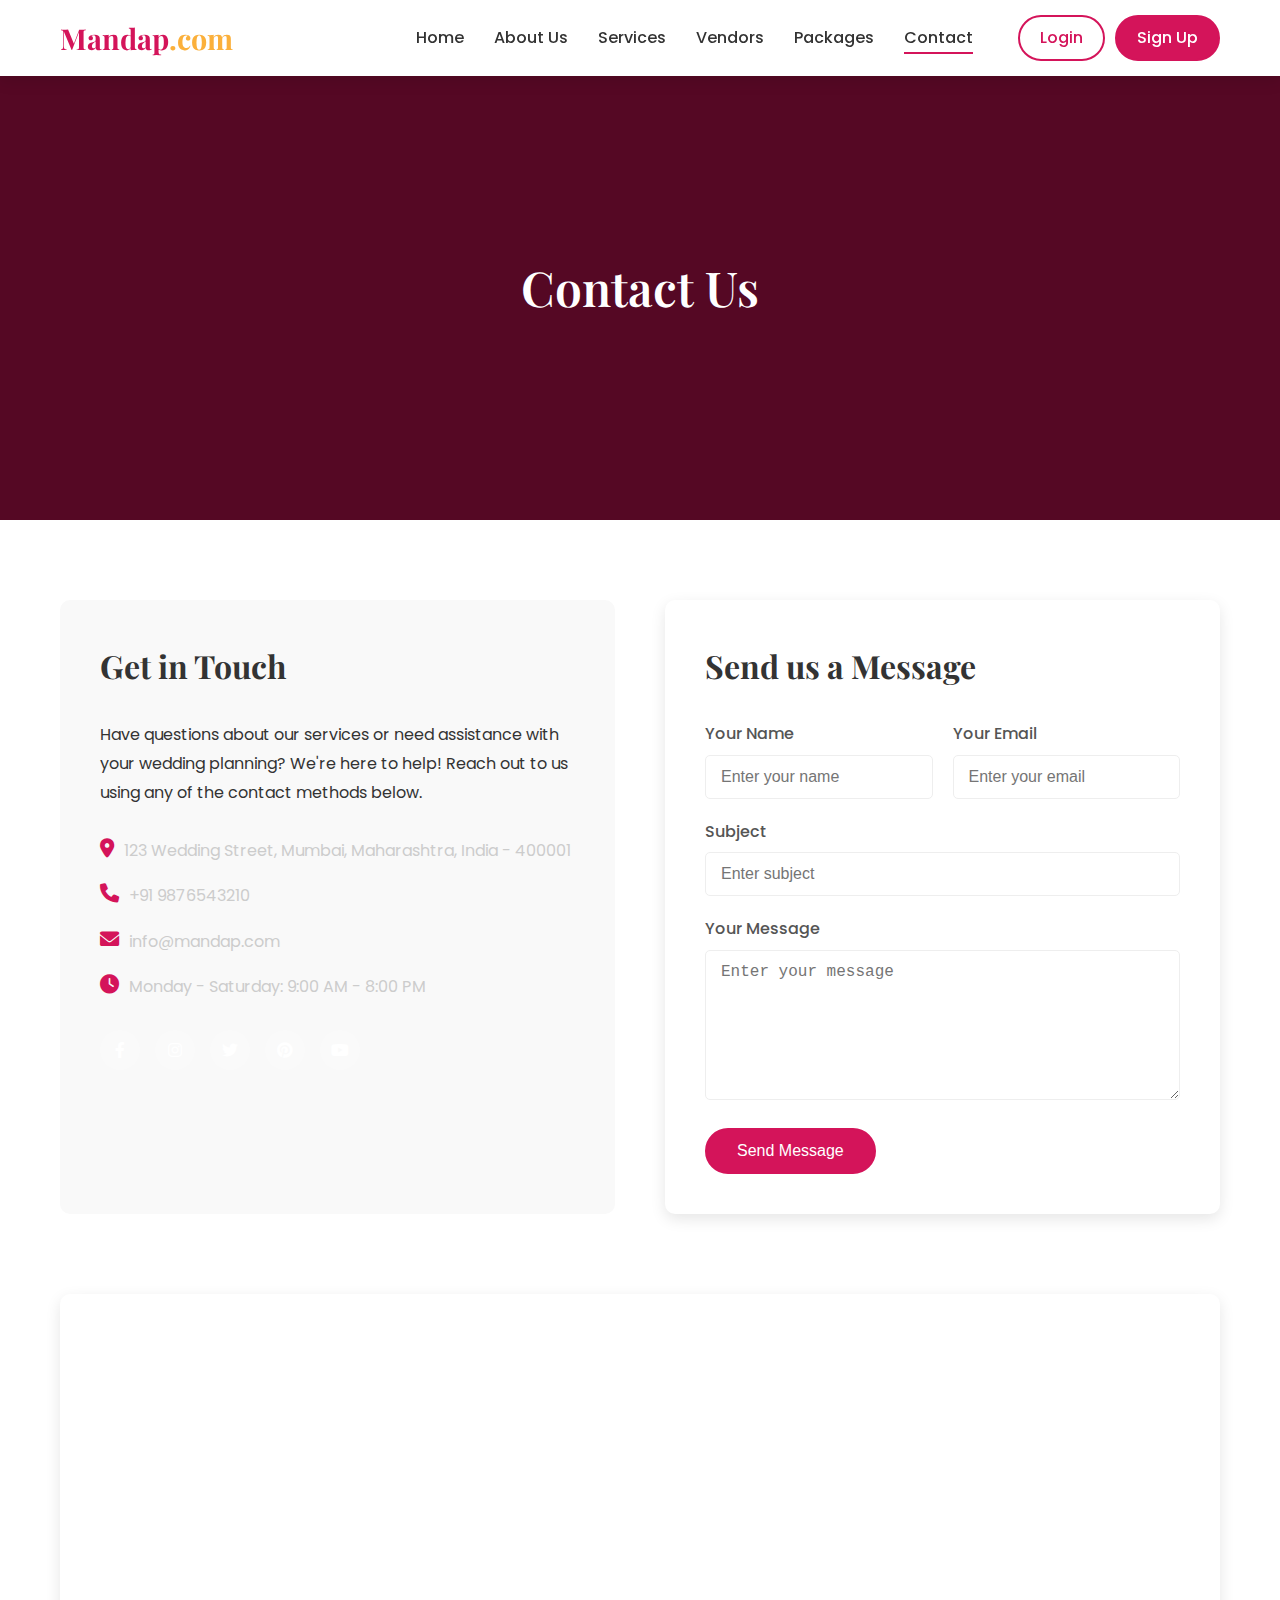
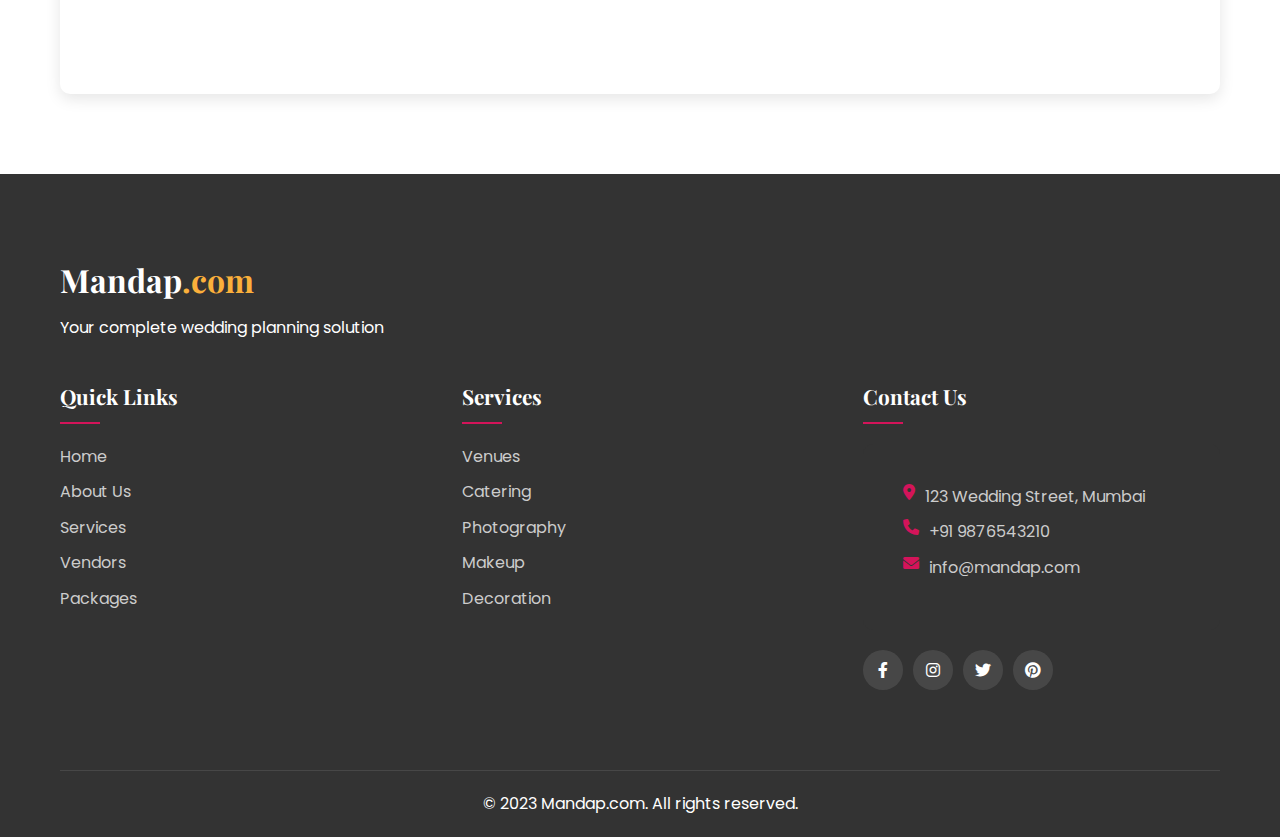
<file: contact.html>
<!DOCTYPE html>
<html lang="en">
<head>
    <meta charset="UTF-8">
    <meta name="viewport" content="width=device-width, initial-scale=1.0">
    <title>Contact Us - Mandap.com</title>
    <link rel="stylesheet" href="style.css">
    <link rel="stylesheet" href="https://cdnjs.cloudflare.com/ajax/libs/font-awesome/6.0.0-beta3/css/all.min.css">
    <style>
        /* Contact Page Specific Styles */
        .contact-hero {
            background: linear-gradient(rgba(0, 0, 0, 0.6), rgba(0, 0, 0, 0.6)), url('https://images.unsplash.com/photo-1505932794465-147d1f1b2c97?w=600&auto=format&fit=crop&q=60&ixlib=rb-4.1.0&ixid=M3wxMjA3fDB8MHxzZWFyY2h8MTB8fHdlZGRpbmclMjBpbmRpYW58ZW58MHx8MHx8fDA%3D') no-repeat center center/cover;
            height: 50vh;
            display: flex;
            background-color: var(--primary-color);
            align-items: center;
            justify-content: center;
            text-align: center;
            color: var(--white);
            margin-top: 70px;
        }
        
        .contact-hero h1 {
            font-size: 3rem;
            color: var(--white);
            font-weight: 600;
        }
        
        .contact-section {
            padding: 80px 0;
        }
        
        .contact-container {
            display: grid;
            grid-template-columns: 1fr 1fr;
            gap: 50px;
        }
        
        .contact-info {
            background-color: var(--light-color);
            color: var(--dark-color);
            padding: 40px;
            border-radius: 10px;
        }
        
        .contact-info h2 {
            color: var(--dark-color);
            font-size: 2rem;
            margin-bottom: 30px;
        }
        
        .contact-info p {
            margin-bottom: 30px;
            line-height: 1.8;
        }
        
        .contact-details {
            list-style: none;
            margin-bottom: 30px;
        }
        
        .contact-details li {
            display: flex;
            align-items: flex-start;
            margin-bottom: 20px;
        }
        
        .contact-details i {
            margin-right: 15px;
            font-size: 1.2rem;
        }
        
        .contact-social {
            display: flex;
            gap: 15px;
        }
        
        .contact-social a {
            display: flex;
            justify-content: center;
            align-items: center;
            width: 40px;
            height: 40px;
            background-color: rgba(255, 255, 255, 0.2);
            border-radius: 50%;
            color: var(--white);
            transition: var(--transition);
        }
        
        .contact-social a:hover {
            background-color: var(--white);
            color: var(--primary-color);
            transform: translateY(-5px);
        }
        
        .contact-form {
            background-color: var(--white);
            padding: 40px;
            border-radius: 10px;
            box-shadow: var(--box-shadow);
        }
        
        .contact-form h2 {
            font-size: 2rem;
            margin-bottom: 30px;
        }
        
        .form-group {
            margin-bottom: 20px;
        }
        
        .form-group label {
            display: block;
            margin-bottom: 8px;
            font-weight: 500;
        }
        
        .form-group input,
        .form-group textarea {
            width: 100%;
            padding: 12px 15px;
            border: 1px solid var(--border-color);
            border-radius: 5px;
            font-size: 1rem;
            transition: var(--transition);
        }
        
        .form-group input:focus,
        .form-group textarea:focus {
            border-color: var(--primary-color);
            outline: none;
        }
        
        .form-group textarea {
            height: 150px;
            resize: vertical;
        }
        
        .form-row {
            display: flex;
            gap: 20px;
        }
        
        .form-row .form-group {
            flex: 1;
        }
        
        .map-section {
            padding: 0 0 80px;
        }
        
        .map-container {
            height: 400px;
            border-radius: 10px;
            overflow: hidden;
            box-shadow: var(--box-shadow);
        }
        
        .map-container iframe {
            width: 100%;
            height: 100%;
            border: 0;
        }
        
        @media screen and (max-width: 992px) {
            .contact-container {
                grid-template-columns: 1fr;
                gap: 30px;
            }
        }
        
        @media screen and (max-width: 768px) {
            .form-row {
                flex-direction: column;
                gap: 0;
            }
            
            .contact-hero h1 {
                font-size: 2.5rem;
            }
        }
    </style>
</head>
<body>
    <!-- Header -->
    <header>
        <div class="container">
            <div class="logo">
                <h1>Mandap<span>.com</span></h1>
            </div>
            <nav>
                <ul class="nav-links">
                    <li><a href="index.html">Home</a></li>
                    <li><a href="about.html">About Us</a></li>
                    <li><a href="services.html">Services</a></li>
                    <li><a href="vendors.html">Vendors</a></li>
                    <li><a href="packages.html">Packages</a></li>
                    <li><a href="contact.html" class="active">Contact</a></li>
                </ul>
                <div class="auth-buttons">
                    <a href="login.html" class="btn btn-outline">Login</a>
                    <a href="signup.html" class="btn btn-primary">Sign Up</a>
                </div>
                <div class="hamburger">
                    <span></span>
                    <span></span>
                    <span></span>
                </div>
            </nav>
        </div>
    </header>

    <!-- Contact Hero Section -->
    <section class="contact-hero">
        <div class="container">
            <h1>Contact Us</h1>
        </div>
    </section>

    <!-- Contact Section -->
    <section class="contact-section">
        <div class="container">
            <div class="contact-container">
                <div class="contact-info">
                    <h2>Get in Touch</h2>
                    <p>Have questions about our services or need assistance with your wedding planning? We're here to help! Reach out to us using any of the contact methods below.</p>
                    <ul class="contact-details">
                        <li>
                            <i class="fas fa-map-marker-alt"></i>
                            <span>123 Wedding Street, Mumbai, Maharashtra, India - 400001</span>
                        </li>
                        <li>
                            <i class="fas fa-phone"></i>
                            <span>+91 9876543210</span>
                        </li>
                        <li>
                            <i class="fas fa-envelope"></i>
                            <span>info@mandap.com</span>
                        </li>
                        <li>
                            <i class="fas fa-clock"></i>
                            <span>Monday - Saturday: 9:00 AM - 8:00 PM</span>
                        </li>
                    </ul>
                    <div class="contact-social">
                        <a href="#"><i class="fab fa-facebook-f"></i></a>
                        <a href="#"><i class="fab fa-instagram"></i></a>
                        <a href="#"><i class="fab fa-twitter"></i></a>
                        <a href="#"><i class="fab fa-pinterest"></i></a>
                        <a href="#"><i class="fab fa-youtube"></i></a>
                    </div>
                </div>
                <div class="contact-form">
                    <h2>Send us a Message</h2>
                    <form id="contact-form">
                        <div class="form-row">
                            <div class="form-group">
                                <label for="name">Your Name</label>
                                <input type="text" id="name" name="name" placeholder="Enter your name" required>
                            </div>
                            <div class="form-group">
                                <label for="email">Your Email</label>
                                <input type="email" id="email" name="email" placeholder="Enter your email" required>
                            </div>
                        </div>
                        <div class="form-group">
                            <label for="subject">Subject</label>
                            <input type="text" id="subject" name="subject" placeholder="Enter subject" required>
                        </div>
                        <div class="form-group">
                            <label for="message">Your Message</label>
                            <textarea id="message" name="message" placeholder="Enter your message" required></textarea>
                        </div>
                        <button type="submit" class="btn btn-primary">Send Message</button>
                    </form>
                </div>
            </div>
        </div>
    </section>

    <!-- Map Section -->
    <section class="map-section">
        <div class="container">
            <div class="map-container">
                <iframe src="https://www.google.com/maps/embed?pb=!1m18!1m12!1m3!1d241317.11609823277!2d72.74109995709657!3d19.08219783958221!2m3!1f0!2f0!3f0!3m2!1i1024!2i768!4f13.1!3m3!1m2!1s0x3be7c6306644edc1%3A0x5da4ed8f8d648c69!2sMumbai%2C%20Maharashtra!5e0!3m2!1sen!2sin!4v1633512141974!5m2!1sen!2sin" allowfullscreen="" loading="lazy"></iframe>
            </div>
        </div>
    </section>

    <!-- Footer -->
    <footer>
        <div class="container">
            <div class="footer-content">
                <div class="footer-logo">
                    <h2>Mandap<span>.com</span></h2>
                    <p>Your complete wedding planning solution</p>
                </div>
                <div class="footer-links">
                    <div class="footer-column">
                        <h3>Quick Links</h3>
                        <ul>
                            <li><a href="index.html">Home</a></li>
                            <li><a href="about.html">About Us</a></li>
                            <li><a href="services.html">Services</a></li>
                            <li><a href="vendors.html">Vendors</a></li>
                            <li><a href="packages.html">Packages</a></li>
                        </ul>
                    </div>
                    <div class="footer-column">
                        <h3>Services</h3>
                        <ul>
                            <li><a href="services.html#venues">Venues</a></li>
                            <li><a href="services.html#catering">Catering</a></li>
                            <li><a href="services.html#photography">Photography</a></li>
                            <li><a href="services.html#makeup">Makeup</a></li>
                            <li><a href="services.html#decoration">Decoration</a></li>
                        </ul>
                    </div>
                    <div class="footer-column">
                        <h3>Contact Us</h3>
                        <ul class="contact-info " style="background-color: var(--dark-color);">
                            <li><i class="fas fa-map-marker-alt"></i> 123 Wedding Street, Mumbai</li>
                            <li><i class="fas fa-phone"></i> +91 9876543210</li>
                            <li><i class="fas fa-envelope"></i> info@mandap.com</li>
                        </ul>
                        <div class="social-links">
                            <a href="#"><i class="fab fa-facebook-f"></i></a>
                            <a href="#"><i class="fab fa-instagram"></i></a>
                            <a href="#"><i class="fab fa-twitter"></i></a>
                            <a href="#"><i class="fab fa-pinterest"></i></a>
                        </div>
                    </div>
                </div>
            </div>
            <div class="footer-bottom">
                <p>&copy; 2023 Mandap.com. All rights reserved.</p>
            </div>
        </div>
    </footer>

    <script src="script.js"></script>
    <script>
        // Contact Form Validation and Submission
        document.getElementById('contact-form').addEventListener('submit', function(e) {
            e.preventDefault();
            
            const name = document.getElementById('name').value;
            const email = document.getElementById('email').value;
            const subject = document.getElementById('subject').value;
            const message = document.getElementById('message').value;
            
            // Simple validation
            if (name.trim() === '' || email.trim() === '' || subject.trim() === '' || message.trim() === '') {
                alert('Please fill in all fields');
                return;
            }
            
            // Here you would normally send the data to a server
            // For demo purposes, we'll just show a success message
            alert('Thank you for your message! We will get back to you soon.');
            
            // Reset the form
            this.reset();
        });
    </script>
</body>
</html>
</file>
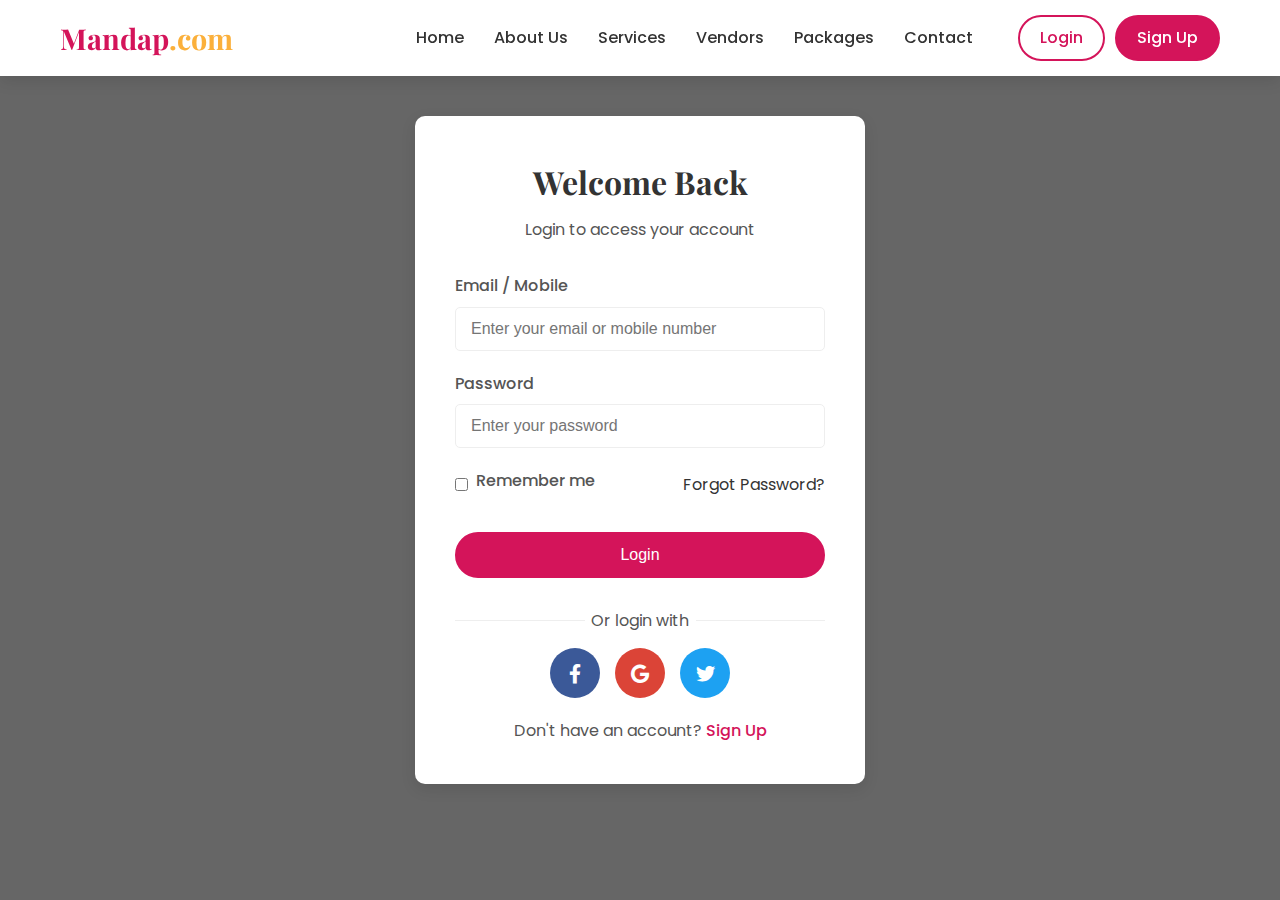
<file: login.html>
<!DOCTYPE html>
<html lang="en">
<head>
    <meta charset="UTF-8">
    <meta name="viewport" content="width=device-width, initial-scale=1.0">
    <title>Login - Mandap.com</title>
    <link rel="stylesheet" href="style.css">
    <link rel="stylesheet" href="https://cdnjs.cloudflare.com/ajax/libs/font-awesome/6.0.0-beta3/css/all.min.css">
    <style>
        /* Login Page Specific Styles */
        .auth-container {
            min-height: 100vh;
            display: flex;
            align-items: center;
            justify-content: center;
            padding: 100px 20px;
            background: linear-gradient(rgba(0, 0, 0, 0.6), rgba(0, 0, 0, 0.6)), url('https://images.unsplash.com/photo-1615184697985-c9bde1b07da7?w=600&auto=format&fit=crop&q=60&ixlib=rb-4.1.0&ixid=M3wxMjA3fDB8MHxzZWFyY2h8MTB8fGN1bHR1cmUlMjBvZiUyMGluZGlhfGVufDB8fDB8fHww') no-repeat center center/cover;
        }
        
        .auth-card {
            background-color: var(--white);
            border-radius: 10px;
            box-shadow: var(--box-shadow);
            width: 100%;
            max-width: 450px;
            padding: 40px;
        }
        
        .auth-header {
            text-align: center;
            margin-bottom: 30px;
        }
        
        .auth-header h2 {
            font-size: 2rem;
            margin-bottom: 10px;
        }
        
        .auth-form .form-group {
            margin-bottom: 20px;
        }
        
        .auth-form label {
            display: block;
            margin-bottom: 8px;
            font-weight: 500;
        }
        
        .auth-form input {
            width: 100%;
            padding: 12px 15px;
            border: 1px solid var(--border-color);
            border-radius: 5px;
            font-size: 1rem;
            transition: var(--transition);
        }
        
        .auth-form input:focus {
            border-color: var(--primary-color);
            outline: none;
        }
        
        .auth-form .btn {
            width: 100%;
            margin-top: 10px;
        }
        
        .auth-footer {
            text-align: center;
            margin-top: 20px;
        }
        
        .auth-footer a {
            color: var(--primary-color);
            font-weight: 500;
        }
        
        .auth-footer a:hover {
            text-decoration: underline;
        }
        
        .remember-forgot {
            display: flex;
            justify-content: space-between;
            align-items: center;
            margin-bottom: 20px;
        }
        
        .remember-me {
            display: flex;
            align-items: center;
        }
        
        .remember-me input {
            width: auto;
            margin-right: 8px;
        }
        
        .social-login {
            margin-top: 30px;
            text-align: center;
        }
        
        .social-login p {
            margin-bottom: 15px;
            position: relative;
        }
        
        .social-login p::before,
        .social-login p::after {
            content: '';
            position: absolute;
            top: 50%;
            width: 35%;
            height: 1px;
            background-color: var(--border-color);
        }
        
        .social-login p::before {
            left: 0;
        }
        
        .social-login p::after {
            right: 0;
        }
        
        .social-buttons {
            display: flex;
            justify-content: center;
            gap: 15px;
        }
        
        .social-button {
            display: flex;
            align-items: center;
            justify-content: center;
            width: 50px;
            height: 50px;
            border-radius: 50%;
            background-color: var(--light-color);
            color: var(--dark-color);
            transition: var(--transition);
        }
        
        .social-button:hover {
            transform: translateY(-3px);
        }
        
        .social-button.facebook {
            background-color: #3b5998;
            color: var(--white);
        }
        
        .social-button.google {
            background-color: #db4437;
            color: var(--white);
        }
        
        .social-button.twitter {
            background-color: #1da1f2;
            color: var(--white);
        }
        
        .social-button i {
            font-size: 1.2rem;
        }
    </style>
</head>
<body>
    <!-- Header -->
    <header>
        <div class="container">
            <div class="logo">
                <h1>Mandap<span>.com</span></h1>
            </div>
            <nav>
                <ul class="nav-links">
                    <li><a href="index.html">Home</a></li>
                    <li><a href="about.html">About Us</a></li>
                    <li><a href="services.html">Services</a></li>
                    <li><a href="vendors.html">Vendors</a></li>
                    <li><a href="packages.html">Packages</a></li>
                    <li><a href="contact.html">Contact</a></li>
                </ul>
                <div class="auth-buttons">
                    <a href="login.html" class="btn btn-outline active">Login</a>
                    <a href="signup.html" class="btn btn-primary">Sign Up</a>
                </div>
                <div class="hamburger">
                    <span></span>
                    <span></span>
                    <span></span>
                </div>
            </nav>
        </div>
    </header>

    <!-- Login Section -->
    <section class="auth-container">
        <div class="auth-card">
            <div class="auth-header">
                <h2>Welcome Back</h2>
                <p>Login to access your account</p>
            </div>
            <form class="auth-form" id="login-form">
                <div class="form-group">
                    <label for="email">Email / Mobile</label>
                    <input type="text" id="email" name="email" placeholder="Enter your email or mobile number" required>
                </div>
                <div class="form-group">
                    <label for="password">Password</label>
                    <input type="password" id="password" name="password" placeholder="Enter your password" required>
                </div>
                <div class="remember-forgot">
                    <div class="remember-me">
                        <input type="checkbox" id="remember" name="remember">
                        <label for="remember">Remember me</label>
                    </div>
                    <a href="#">Forgot Password?</a>
                </div>
                <button type="submit" class="btn btn-primary">Login</button>
            </form>
            <div class="social-login">
                <p>Or login with</p>
                <div class="social-buttons">
                    <a href="#" class="social-button facebook">
                        <i class="fab fa-facebook-f"></i>
                    </a>
                    <a href="#" class="social-button google">
                        <i class="fab fa-google"></i>
                    </a>
                    <a href="#" class="social-button twitter">
                        <i class="fab fa-twitter"></i>
                    </a>
                </div>
            </div>
            <div class="auth-footer">
                <p>Don't have an account? <a href="signup.html">Sign Up</a></p>
            </div>
        </div>
    </section>

    <script src="script.js"></script>
    <script>
        // Login Form Validation
        document.getElementById('login-form').addEventListener('submit', function(e) {
            e.preventDefault();
            
            const email = document.getElementById('email').value;
            const password = document.getElementById('password').value;
            
            // Simple validation
            if (email.trim() === '' || password.trim() === '') {
                alert('Please fill in all fields');
                return;
            }
            
            // Here you would normally send the data to a server
            // For demo purposes, we'll just simulate a successful login
            alert('Login successful! Redirecting to dashboard...');
            
            // Redirect based on user type (for demo, we'll just go to user dashboard)
            setTimeout(() => {
                window.location.href = 'user-dashboard.html';
            }, 1000);
        });
    </script>
</body>
</html>
</file>
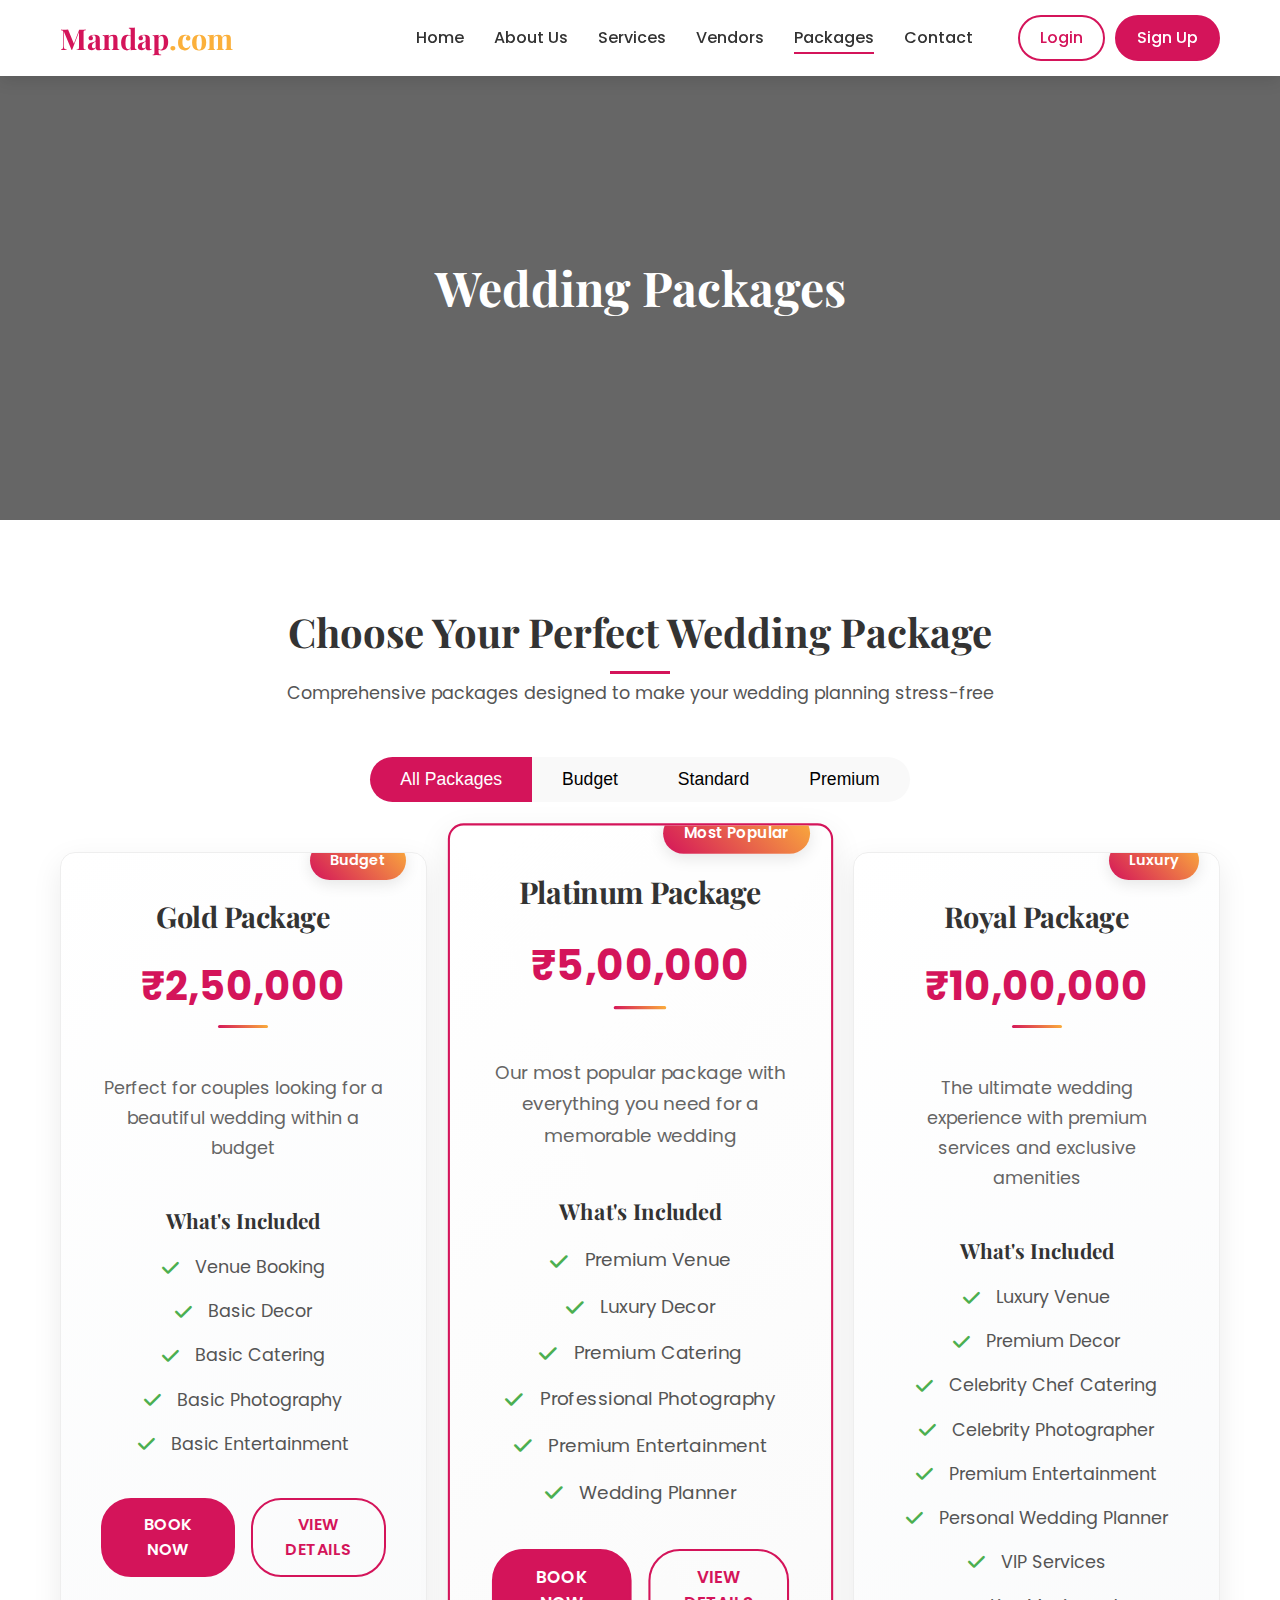
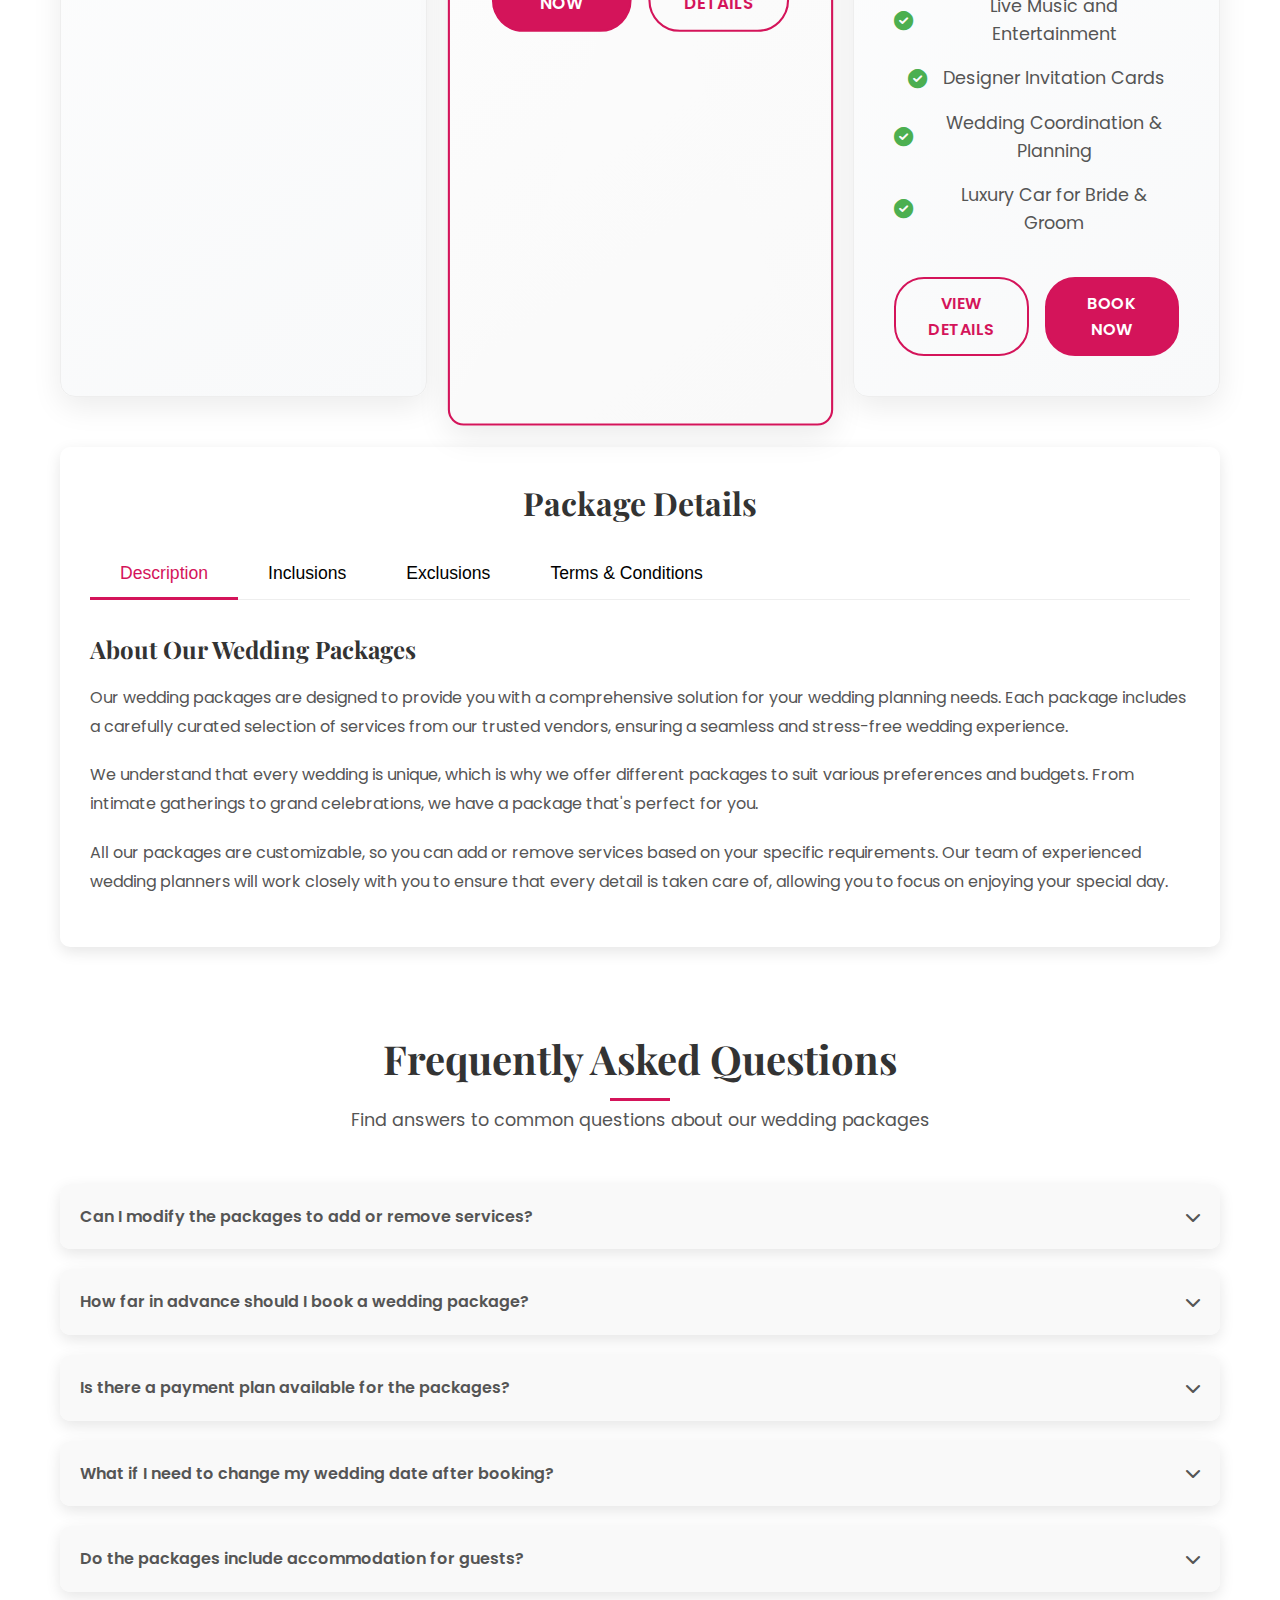
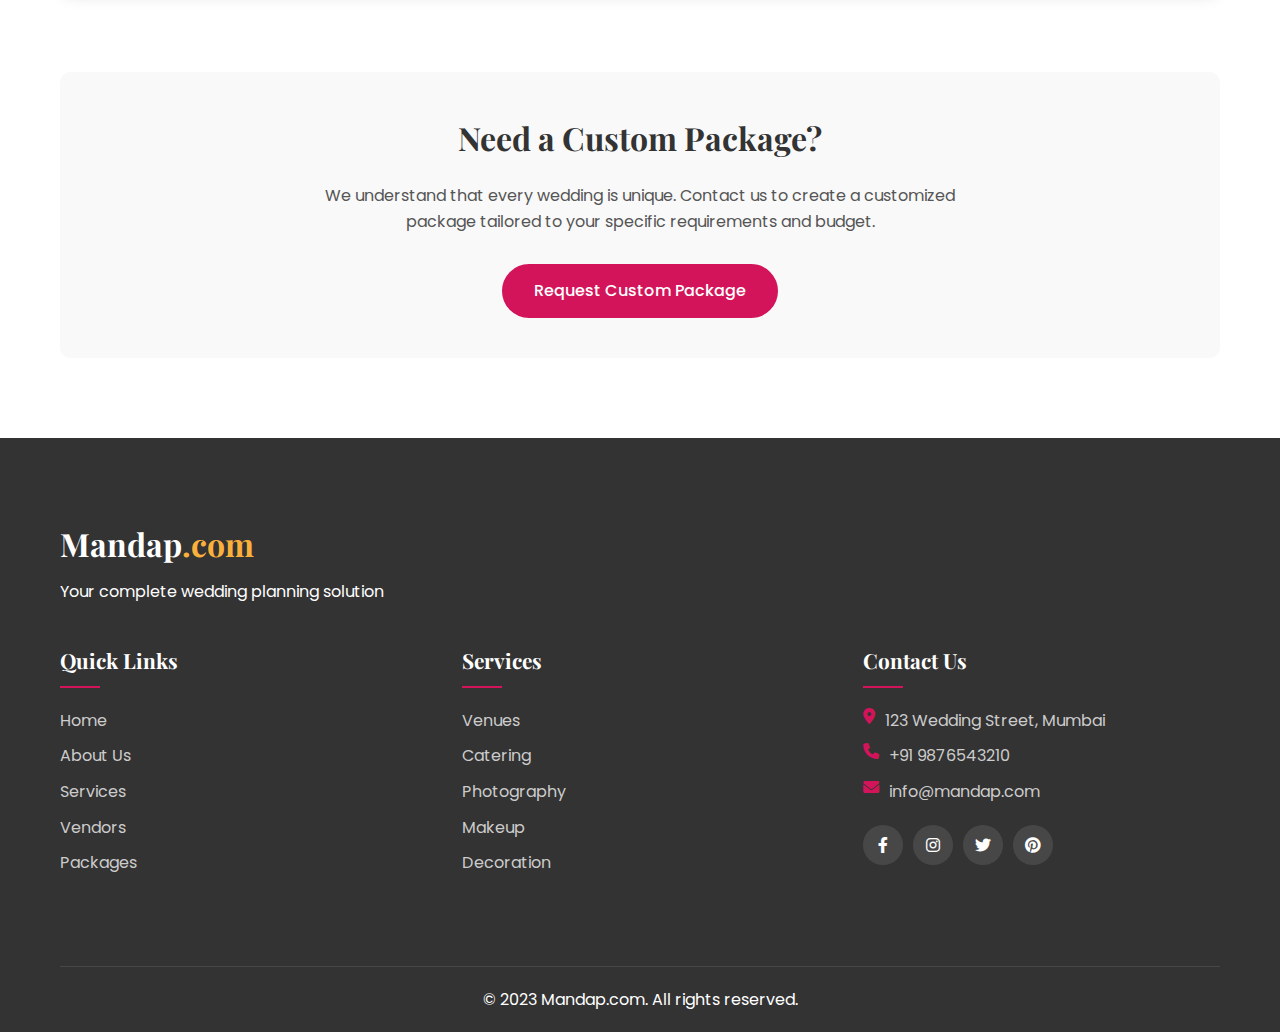
<file: packages.html>
<!DOCTYPE html>
<html lang="en">
<head>
    <meta charset="UTF-8">
    <meta name="viewport" content="width=device-width, initial-scale=1.0">
    <title>Wedding Packages - Mandap.com</title>
    <link rel="stylesheet" href="style.css">
    <link rel="stylesheet" href="https://cdnjs.cloudflare.com/ajax/libs/font-awesome/6.0.0-beta3/css/all.min.css">
    <style>
        /* Packages Page Specific Styles */
        .packages-hero {
            background: linear-gradient(rgba(0, 0, 0, 0.6), rgba(0, 0, 0, 0.6)), url('https://plus.unsplash.com/premium_photo-1682092637891-d9979cc93f6e?w=600&auto=format&fit=crop&q=60&ixlib=rb-4.1.0&ixid=M3wxMjA3fDB8MHxzZWFyY2h8OXx8aW5kaWFuJTIwd2VkZGluZyUyMGRlY29yYXRpb258ZW58MHx8MHx8fDA%3D') no-repeat center center/cover;
            height: 50vh;
            display: flex;
            align-items: center;
            justify-content: center;
            text-align: center;
            color: var(--white);
            margin-top: 70px;
        }
        
        .packages-hero h1 {
            font-size: 3rem;
            color: var(--white);
        }
        
        .packages-section {
            padding: 80px 0;
        }
        
        .package-tabs {
            display: flex;
            justify-content: center;
            margin-bottom: 50px;
        }
        
        .package-tab {
            padding: 12px 30px;
            background-color: var(--light-color);
            border: none;
            font-size: 1.1rem;
            font-weight: 500;
            cursor: pointer;
            transition: var(--transition);
        }
        
        .package-tab:first-child {
            border-top-left-radius: 30px;
            border-bottom-left-radius: 30px;
        }
        
        .package-tab:last-child {
            border-top-right-radius: 30px;
            border-bottom-right-radius: 30px;
        }
        
        .package-tab.active {
            background-color: var(--primary-color);
            color: var(--white);
        }
        
        .packages-grid {
            display: grid;
            grid-template-columns: repeat(auto-fit, minmax(300px, 1fr));
            gap: 30px;
            margin-bottom: 50px;
        }
        
        .package-card {
            background: linear-gradient(145deg, #ffffff, #f8f9fa);
            border-radius: 15px;
            padding: 2.5rem;
            box-shadow: 0 10px 30px rgba(0, 0, 0, 0.08);
            transition: all 0.5s cubic-bezier(0.4, 0, 0.2, 1);
            position: relative;
            border: 1px solid var(--border-color);
            overflow: hidden;
        }
        
        .package-card:hover {
            transform: translateY(-12px);
            box-shadow: 0 20px 50px rgba(0, 0, 0, 0.12);
            border-color: var(--primary-color);
        }
        
        .package-card.featured {
            background: linear-gradient(145deg, var(--white), var(--light-color));
            border: 2px solid var(--primary-color);
        }
        
        .package-badge {
            position: absolute;
            top: -12px;
            right: 20px;
            background: linear-gradient(45deg, var(--primary-color), var(--secondary-color));
            color: var(--white);
            padding: 8px 20px;
            border-radius: 25px;
            font-size: 0.9rem;
            font-weight: 600;
            box-shadow: 0 4px 15px rgba(0, 0, 0, 0.1);
            animation: pulse 2s infinite;
        }

        @keyframes pulse {
            0% {
                box-shadow: 0 4px 15px rgba(0, 0, 0, 0.1);
            }
            50% {
                box-shadow: 0 4px 25px rgba(var(--primary-rgb), 0.3);
            }
            100% {
                box-shadow: 0 4px 15px rgba(0, 0, 0, 0.1);
            }
        }
        
        .package-content {
            text-align: center;
        }
        
        .package-name {
            font-size: 2rem;
            margin-bottom: 1.5rem;
            color: var(--dark-color);
            font-weight: 700;
            letter-spacing: -0.5px;
        }
        
        .package-price {
            font-size: 2.5rem;
            font-weight: 700;
            color: var(--primary-color);
            margin-bottom: 1.5rem;
            position: relative;
            display: inline-block;
        }
        
        .package-price::after {
            content: '';
            position: absolute;
            bottom: -10px;
            left: 50%;
            transform: translateX(-50%);
            width: 50px;
            height: 3px;
            background: linear-gradient(45deg, var(--primary-color), var(--secondary-color));
            border-radius: 2px;
        }
        
        .package-description {
            margin: 2rem 0;
            line-height: 1.7;
            color: var(--text-color);
            font-size: 1.1rem;
            opacity: 0.9;
        }
        
        .package-features {
            margin: 2.5rem 0;
            padding: 0;
            list-style: none;
        }
        
        .package-features h3 {
            font-size: 1.3rem;
            margin-bottom: 1rem;
            color: var(--dark-color);
            text-align: center;
        }
        
        .package-feature {
            display: flex;
            align-items: center;
            margin-bottom: 1.2rem;
            color: var(--text-color);
            padding: 0.5rem 1rem;
            border-radius: 8px;
            transition: background-color 0.3s ease;
        }

        .package-feature:hover {
            background-color: rgba(var(--primary-rgb), 0.05);
        }
        
        .package-feature i {
            margin-right: 12px;
            color: var(--primary-color);
            font-size: 1.1rem;
            width: 24px;
            text-align: center;
        }
        
        .feature-list {
            list-style: none;
        }
        
        .feature-list li {
            display: flex;
            align-items: center;
            margin-bottom: 1rem;
            font-size: 1.1rem;
        }
        
        .feature-list li i {
            color: var(--success-color);
            margin-right: 1rem;
            font-size: 1.2rem;
        }
        
        .package-actions {
            display: flex;
            gap: 1rem;
            margin-top: 2rem;
        }
        
        .package-actions .btn {
            flex: 1;
            text-align: center;
            padding: 12px 24px;
            font-weight: 600;
            border-radius: 30px;
            text-transform: uppercase;
            letter-spacing: 0.5px;
        }
        
        .package-details {
            margin-top: 50px;
            background-color: var(--white);
            border-radius: 10px;
            box-shadow: var(--box-shadow);
            padding: 30px;
        }
        
        .package-details h2 {
            font-size: 2rem;
            margin-bottom: 20px;
            text-align: center;
        }
        
        .details-tabs {
            display: flex;
            border-bottom: 1px solid var(--border-color);
            margin-bottom: 30px;
        }
        
        .details-tab {
            padding: 15px 30px;
            background-color: transparent;
            border: none;
            font-size: 1.1rem;
            font-weight: 500;
            cursor: pointer;
            transition: var(--transition);
            position: relative;
        }
        
        .details-tab.active {
            color: var(--primary-color);
        }
        
        .details-tab.active::after {
            content: '';
            position: absolute;
            bottom: -1px;
            left: 0;
            width: 100%;
            height: 3px;
            background-color: var(--primary-color);
        }
        
        .tab-content {
            display: none;
        }
        
        .tab-content.active {
            display: block;
        }
        
        .tab-content h3 {
            font-size: 1.5rem;
            margin-bottom: 15px;
        }
        
        .tab-content p {
            margin-bottom: 20px;
            line-height: 1.8;
        }
        
        .tab-content ul {
            margin-bottom: 20px;
            padding-left: 20px;
        }
        
        .tab-content ul li {
            margin-bottom: 10px;
        }
        
        .faq-section {
            margin-top: 80px;
        }
        
        .faq-item {
            margin-bottom: 20px;
            background-color: var(--white);
            border-radius: 10px;
            box-shadow: var(--box-shadow);
            overflow: hidden;
        }
        
        .faq-question {
            padding: 20px;
            background-color: var(--light-color);
            font-weight: 600;
            cursor: pointer;
            display: flex;
            justify-content: space-between;
            align-items: center;
        }
        
        .faq-question i {
            transition: var(--transition);
        }
        
        .faq-question.active i {
            transform: rotate(180deg);
        }
        
        .faq-answer {
            padding: 0 20px;
            max-height: 0;
            overflow: hidden;
            transition: max-height 0.3s ease;
        }
        
        .faq-answer.active {
            padding: 20px;
            max-height: 500px;
        }
        
        .custom-package {
            margin-top: 80px;
            background-color: var(--light-color);
            border-radius: 10px;
            padding: 40px;
            text-align: center;
        }
        
        .custom-package h2 {
            font-size: 2rem;
            margin-bottom: 20px;
        }
        
        .custom-package p {
            margin-bottom: 30px;
            max-width: 700px;
            margin-left: auto;
            margin-right: auto;
        }
        
        @media screen and (max-width: 768px) {
            .packages-hero h1 {
                font-size: 2.5rem;
            }
            
            .package-tabs {
                flex-direction: column;
                align-items: center;
            }
            
            .package-tab {
                width: 100%;
                max-width: 300px;
                margin-bottom: 10px;
                border-radius: 30px !important;
            }
            
            .details-tabs {
                flex-wrap: wrap;
            }
            
            .details-tab {
                padding: 10px 20px;
            }
        }
    </style>
</head>
<body>
    <!-- Header -->
    <header>
        <div class="container">
            <div class="logo">
                <h1>Mandap<span>.com</span></h1>
            </div>
            <nav>
                <ul class="nav-links">
                    <li><a href="index.html">Home</a></li>
                    <li><a href="about.html">About Us</a></li>
                    <li><a href="services.html">Services</a></li>
                    <li><a href="vendors.html">Vendors</a></li>
                    <li><a href="packages.html" class="active">Packages</a></li>
                    <li><a href="contact.html">Contact</a></li>
                </ul>
                <div class="auth-buttons">
                    <a href="login.html" class="btn btn-outline">Login</a>
                    <a href="signup.html" class="btn btn-primary">Sign Up</a>
                </div>
                <div class="hamburger">
                    <span></span>
                    <span></span>
                    <span></span>
                </div>
            </nav>
        </div>
    </header>

    <!-- Packages Hero Section -->
    <section class="packages-hero">
        <div class="container">
            <h1>Wedding Packages</h1>
        </div>
    </section>

    <!-- Packages Section -->
    <section class="packages-section">
        <div class="container">
            <div class="section-header">
                <h2>Choose Your Perfect Wedding Package</h2>
                <p>Comprehensive packages designed to make your wedding planning stress-free</p>
            </div>
            
            <div class="package-tabs">
                <button class="package-tab active" data-tab="all">All Packages</button>
                <button class="package-tab" data-tab="budget">Budget</button>
                <button class="package-tab" data-tab="standard">Standard</button>
                <button class="package-tab" data-tab="premium">Premium</button>
            </div>
            
            <div class="packages-grid">
                <!-- Gold Package -->
                <div class="package-card" data-category="budget">
                    <div class="package-badge">Budget</div>
                    <div class="package-content">
                        <h3 class="package-name">Gold Package</h3>
                        <div class="package-price">₹2,50,000</div>
                        <p class="package-description">Perfect for couples looking for a beautiful wedding within a budget</p>
                        <div class="package-features">
                            <h3>What's Included</h3>
                            <ul class="feature-list">
                                <li><i class="fas fa-check"></i> Venue Booking</li>
                                <li><i class="fas fa-check"></i> Basic Decor</li>
                                <li><i class="fas fa-check"></i> Basic Catering</li>
                                <li><i class="fas fa-check"></i> Basic Photography</li>
                                <li><i class="fas fa-check"></i> Basic Entertainment</li>
                            </ul>
                        </div>
                        <div class="package-actions">
                            <a href="#" class="btn btn-primary">Book Now</a>
                            <a href="#" class="btn btn-outline">View Details</a>
                        </div>
                    </div>
                </div>

                <!-- Platinum Package -->
                <div class="package-card featured" data-category="standard">
                    <div class="package-badge">Most Popular</div>
                    <div class="package-content">
                        <h3 class="package-name">Platinum Package</h3>
                        <div class="package-price">₹5,00,000</div>
                        <p class="package-description">Our most popular package with everything you need for a memorable wedding</p>
                        <div class="package-features">
                            <h3>What's Included</h3>
                            <ul class="feature-list">
                                <li><i class="fas fa-check"></i> Premium Venue</li>
                                <li><i class="fas fa-check"></i> Luxury Decor</li>
                                <li><i class="fas fa-check"></i> Premium Catering</li>
                                <li><i class="fas fa-check"></i> Professional Photography</li>
                                <li><i class="fas fa-check"></i> Premium Entertainment</li>
                                <li><i class="fas fa-check"></i> Wedding Planner</li>
                            </ul>
                        </div>
                        <div class="package-actions">
                            <a href="#" class="btn btn-primary">Book Now</a>
                            <a href="#" class="btn btn-outline">View Details</a>
                        </div>
                    </div>
                </div>

                <!-- Royal Package -->
                <div class="package-card" data-category="premium">
                    <div class="package-badge">Luxury</div>
                    <div class="package-content">
                        <h3 class="package-name">Royal Package</h3>
                        <div class="package-price">₹10,00,000</div>
                        <p class="package-description">The ultimate wedding experience with premium services and exclusive amenities</p>
                        <div class="package-features">
                            <h3>What's Included</h3>
                            <ul class="feature-list">
                                <li><i class="fas fa-check"></i> Luxury Venue</li>
                                <li><i class="fas fa-check"></i> Premium Decor</li>
                                <li><i class="fas fa-check"></i> Celebrity Chef Catering</li>
                                <li><i class="fas fa-check"></i> Celebrity Photographer</li>
                                <li><i class="fas fa-check"></i> Premium Entertainment</li>
                                <li><i class="fas fa-check"></i> Personal Wedding Planner</li>
                                <li><i class="fas fa-check"></i> VIP Services</li>
                                </li>
                                <li>
                                    <i class="fas fa-check-circle"></i>
                                    <span>Live Music and Entertainment</span>
                                </li>
                                <li>
                                    <i class="fas fa-check-circle"></i>
                                    <span>Designer Invitation Cards</span>
                                </li>
                                <li>
                                    <i class="fas fa-check-circle"></i>
                                    <span>Wedding Coordination & Planning</span>
                                </li>
                                <li>
                                    <i class="fas fa-check-circle"></i>
                                    <span>Luxury Car for Bride & Groom</span>
                                </li>
                            </ul>
                        </div>
                        <div class="package-actions">
                            <a href="#package-details" class="btn btn-outline">View Details</a>
                            <a href="contact.html" class="btn btn-primary">Book Now</a>
                        </div>
                    </div>
                </div>
            </div>
            
            <div class="package-details" id="package-details">
                <h2>Package Details</h2>
                <div class="details-tabs">
                    <button class="details-tab active" data-tab="description">Description</button>
                    <button class="details-tab" data-tab="inclusions">Inclusions</button>
                    <button class="details-tab" data-tab="exclusions">Exclusions</button>
                    <button class="details-tab" data-tab="terms">Terms & Conditions</button>
                </div>
                
                <div class="tab-content active" id="description">
                    <h3>About Our Wedding Packages</h3>
                    <p>Our wedding packages are designed to provide you with a comprehensive solution for your wedding planning needs. Each package includes a carefully curated selection of services from our trusted vendors, ensuring a seamless and stress-free wedding experience.</p>
                    <p>We understand that every wedding is unique, which is why we offer different packages to suit various preferences and budgets. From intimate gatherings to grand celebrations, we have a package that's perfect for you.</p>
                    <p>All our packages are customizable, so you can add or remove services based on your specific requirements. Our team of experienced wedding planners will work closely with you to ensure that every detail is taken care of, allowing you to focus on enjoying your special day.</p>
                </div>
                
                <div class="tab-content" id="inclusions">
                    <h3>What's Included in Our Packages</h3>
                    <p>Our wedding packages include a range of services to cover all aspects of your wedding. Here's a detailed breakdown of what's included in each package:</p>
                    
                    <h4>Gold Package (₹1,50,000)</h4>
                    <ul>
                        <li>Venue booking for up to 100 guests (ceremony and reception)</li>
                        <li>Basic venue decoration with flowers and drapes</li>
                        <li>Photography coverage for 8 hours (1 photographer)</li>
                        <li>Vegetarian catering for 100 guests (2 starters, 4 main courses, 2 desserts)</li>
                        <li>Basic printed invitation cards (100 pieces)</li>
                        <li>Basic sound system for ceremony and reception</li>
                        <li>Wedding day coordination</li>
                    </ul>
                    
                    <h4>Platinum Package (₹3,50,000)</h4>
                    <ul>
                        <li>Premium venue booking for up to 200 guests (ceremony and reception)</li>
                        <li>Elegant decoration with premium flowers, drapes, and lighting</li>
                        <li>Full-day photography and videography coverage (2 photographers, 1 videographer)</li>
                        <li>Multi-cuisine catering for 200 guests (4 starters, 6 main courses, 3 desserts)</li>
                        <li>Bridal makeup and hairstyling (including trial session)</li>
                        <li>DJ and entertainment for 4 hours</li>
                        <li>Premium printed invitation cards (200 pieces)</li>
                        <li>Sound and lighting system for ceremony and reception</li>
                        <li>Wedding planning and coordination</li>
                    </ul>
                    
                    <h4>Royal Package (₹7,50,000)</h4>
                    <ul>
                        <li>Luxury venue booking for up to 300 guests (ceremony and reception)</li>
                        <li>Exquisite decoration with premium imported flowers, custom drapes, and advanced lighting</li>
                        <li>Complete photography and cinematic videography (3 photographers, 2 videographers, drone coverage)</li>
                        <li>International cuisine catering for 300 guests (6 starters, 8 main courses, 4 desserts, live counters)</li>
                        <li>Bridal and family makeup and hairstyling (including trial sessions)</li>
                        <li>Live music and entertainment for 6 hours</li>
                        <li>Designer invitation cards with custom design (300 pieces)</li>
                        <li>Premium sound and lighting system with special effects</li>
                        <li>Comprehensive wedding planning and coordination</li>
                        <li>Luxury car for bride and groom (for 8 hours)</li>
                        <li>Welcome gifts for guests</li>
                    </ul>
                </div>
                
                <div class="tab-content" id="exclusions">
                    <h3>What's Not Included</h3>
                    <p>While our packages are comprehensive, there are some items that are not included in the standard packages. These can be added as additional services if required:</p>
                    
                    <ul>
                        <li>Accommodation for the couple and guests</li>
                        <li>Wedding attire for the couple and family</li>
                        <li>Jewelry and accessories</li>
                        <li>Transportation for guests</li>
                        <li>Alcoholic beverages (can be arranged at additional cost)</li>
                        <li>Additional decor elements beyond the package specifications</li>
                        <li>Custom menu options beyond the package specifications</li>
                        <li>Extended hours for venue, photography, or entertainment</li>
                        <li>Pre-wedding events (Mehndi, Sangeet, etc.) unless specified</li>
                        <li>Wedding favors (except in Royal Package)</li>
                        <li>Additional printed materials (save the dates, thank you cards, etc.)</li>
                    </ul>
                    
                    <p>Please note that these items can be added to your package at an additional cost. Our team will be happy to provide you with a customized quote based on your specific requirements.</p>
                </div>
                
                <div class="tab-content" id="terms">
                    <h3>Terms & Conditions</h3>
                    <p>Please review the following terms and conditions for our wedding packages:</p>
                    
                    <h4>Booking and Payment</h4>
                    <ul>
                        <li>A 30% non-refundable deposit is required to secure your booking.</li>
                        <li>The remaining balance is due 30 days before the wedding date.</li>
                        <li>Payments can be made via bank transfer, credit card, or cash.</li>
                        <li>All prices are inclusive of applicable taxes.</li>
                    </ul>
                    
                    <h4>Cancellation Policy</h4>
                    <ul>
                        <li>Cancellations made more than 90 days before the wedding date: 70% refund of the amount paid (excluding the deposit).</li>
                        <li>Cancellations made 60-90 days before the wedding date: 50% refund of the amount paid (excluding the deposit).</li>
                        <li>Cancellations made 30-60 days before the wedding date: 25% refund of the amount paid (excluding the deposit).</li>
                        <li>Cancellations made less than 30 days before the wedding date: No refund.</li>
                    </ul>
                    
                    <h4>Changes and Modifications</h4>
                    <ul>
                        <li>Changes to the package can be made up to 45 days before the wedding date, subject to availability.</li>
                        <li>Additional services can be added at any time, subject to availability and additional charges.</li>
                        <li>Reduction in services or guest count will not result in a reduction of the package price if made less than 45 days before the wedding date.</li>
                    </ul>
                    
                    <h4>Force Majeure</h4>
                    <p>In the event of circumstances beyond our control (such as natural disasters, pandemics, etc.), we reserve the right to reschedule the wedding or provide alternative services of equivalent value.</p>
                </div>
            </div>
            
            <div class="faq-section">
                <div class="section-header">
                    <h2>Frequently Asked Questions</h2>
                    <p>Find answers to common questions about our wedding packages</p>
                </div>
                
                <div class="faq-item">
                    <div class="faq-question">
                        <span>Can I modify the packages to add or remove services?</span>
                        <i class="fas fa-chevron-down"></i>
                    </div>
                    <div class="faq-answer">
                        <p>Yes, all our packages can be customized to suit your specific needs. You can add or remove services as required. Please note that removing services may not always result in a reduction of the package price, especially for services that are offered at a discounted rate as part of the package.</p>
                    </div>
                </div>
                
                <div class="faq-item">
                    <div class="faq-question">
                        <span>How far in advance should I book a wedding package?</span>
                        <i class="fas fa-chevron-down"></i>
                    </div>
                    <div class="faq-answer">
                        <p>We recommend booking your wedding package at least 6-12 months in advance to ensure availability of your preferred venues and vendors. Popular wedding dates (especially during the wedding season) tend to get booked quickly, so early booking is advisable.</p>
                    </div>
                </div>
                
                <div class="faq-item">
                    <div class="faq-question">
                        <span>Is there a payment plan available for the packages?</span>
                        <i class="fas fa-chevron-down"></i>
                    </div>
                    <div class="faq-answer">
                        <p>Yes, we offer flexible payment plans. Typically, we require a 30% booking deposit, with the remaining amount payable in installments. The final payment is due 30 days before the wedding date. We can work with you to create a payment schedule that suits your budget.</p>
                    </div>
                </div>
                
                <div class="faq-item">
                    <div class="faq-question">
                        <span>What if I need to change my wedding date after booking?</span>
                        <i class="fas fa-chevron-down"></i>
                    </div>
                    <div class="faq-answer">
                        <p>We understand that circumstances may change. Please contact us as soon as possible, and we'll do our best to accommodate your new date, subject to availability. Date changes made more than 90 days before the original wedding date do not incur additional charges. Changes made less than 90 days before may incur a rescheduling fee.</p>
                    </div>
                </div>
                
                <div class="faq-item">
                    <div class="faq-question">
                        <span>Do the packages include accommodation for guests?</span>
                        <i class="fas fa-chevron-down"></i>
                    </div>
                    <div class="faq-answer">
                        <p>Our standard packages do not include guest accommodation, but we can arrange this as an add-on service if required. We have partnerships with several hotels and can negotiate special rates for your wedding guests.</p>
                    </div>
                </div>
            </div>
            
            <div class="custom-package">
                <h2>Need a Custom Package?</h2>
                <p>We understand that every wedding is unique. Contact us to create a customized package tailored to your specific requirements and budget.</p>
                <a href="contact.html" class="btn btn-primary">Request Custom Package</a>
            </div>
        </div>
    </section>

    <!-- Footer -->
    <footer>
        <div class="container">
            <div class="footer-content">
                <div class="footer-logo">
                    <h2>Mandap<span>.com</span></h2>
                    <p>Your complete wedding planning solution</p>
                </div>
                <div class="footer-links">
                    <div class="footer-column">
                        <h3>Quick Links</h3>
                        <ul>
                            <li><a href="index.html">Home</a></li>
                            <li><a href="about.html">About Us</a></li>
                            <li><a href="services.html">Services</a></li>
                            <li><a href="vendors.html">Vendors</a></li>
                            <li><a href="packages.html">Packages</a></li>
                        </ul>
                    </div>
                    <div class="footer-column">
                        <h3>Services</h3>
                        <ul>
                            <li><a href="services.html#venues">Venues</a></li>
                            <li><a href="services.html#catering">Catering</a></li>
                            <li><a href="services.html#photography">Photography</a></li>
                            <li><a href="services.html#makeup">Makeup</a></li>
                            <li><a href="services.html#decoration">Decoration</a></li>
                        </ul>
                    </div>
                    <div class="footer-column">
                        <h3>Contact Us</h3>
                        <ul class="contact-info">
                            <li><i class="fas fa-map-marker-alt"></i> 123 Wedding Street, Mumbai</li>
                            <li><i class="fas fa-phone"></i> +91 9876543210</li>
                            <li><i class="fas fa-envelope"></i> info@mandap.com</li>
                        </ul>
                        <div class="social-links">
                            <a href="#"><i class="fab fa-facebook-f"></i></a>
                            <a href="#"><i class="fab fa-instagram"></i></a>
                            <a href="#"><i class="fab fa-twitter"></i></a>
                            <a href="#"><i class="fab fa-pinterest"></i></a>
                        </div>
                    </div>
                </div>
            </div>
            <div class="footer-bottom">
                <p>&copy; 2023 Mandap.com. All rights reserved.</p>
            </div>
        </div>
    </footer>

    <script src="script.js"></script>
    <script>
        // Package Tabs
        document.addEventListener('DOMContentLoaded', function() {
            const packageTabs = document.querySelectorAll('.package-tab');
            const packageCards = document.querySelectorAll('.package-card');
            
            packageTabs.forEach(tab => {
                tab.addEventListener('click', function() {
                    // Remove active class from all tabs
                    packageTabs.forEach(t => t.classList.remove('active'));
                    
                    // Add active class to clicked tab
                    this.classList.add('active');
                    
                    const category = this.getAttribute('data-tab');
                    
                    // Show all packages if 'all' category is selected
                    if (category === 'all') {
                        packageCards.forEach(card => {
                            card.style.display = 'block';
                        });
                    } else {
                        // Show only packages that match the selected category
                        packageCards.forEach(card => {
                            if (card.getAttribute('data-category') === category) {
                                card.style.display = 'block';
                            } else {
                                card.style.display = 'none';
                            }
                        });
                    }
                });
            });
            
            // Details Tabs
            const detailsTabs = document.querySelectorAll('.details-tab');
            const tabContents = document.querySelectorAll('.tab-content');
            
            detailsTabs.forEach(tab => {
                tab.addEventListener('click', function() {
                    // Remove active class from all tabs and contents
                    detailsTabs.forEach(t => t.classList.remove('active'));
                    tabContents.forEach(c => c.classList.remove('active'));
                    
                    // Add active class to clicked tab
                    this.classList.add('active');
                    
                    // Show corresponding content
                    const tabId = this.getAttribute('data-tab');
                    document.getElementById(tabId).classList.add('active');
                });
            });
            
            // FAQ Accordion
            const faqQuestions = document.querySelectorAll('.faq-question');
            
            faqQuestions.forEach(question => {
                question.addEventListener('click', function() {
                    // Toggle active class on question
                    this.classList.toggle('active');
                    
                    // Toggle active class on answer
                    const answer = this.nextElementSibling;
                    answer.classList.toggle('active');
                });
            });
        });
    </script>
</body>
</html>
</file>
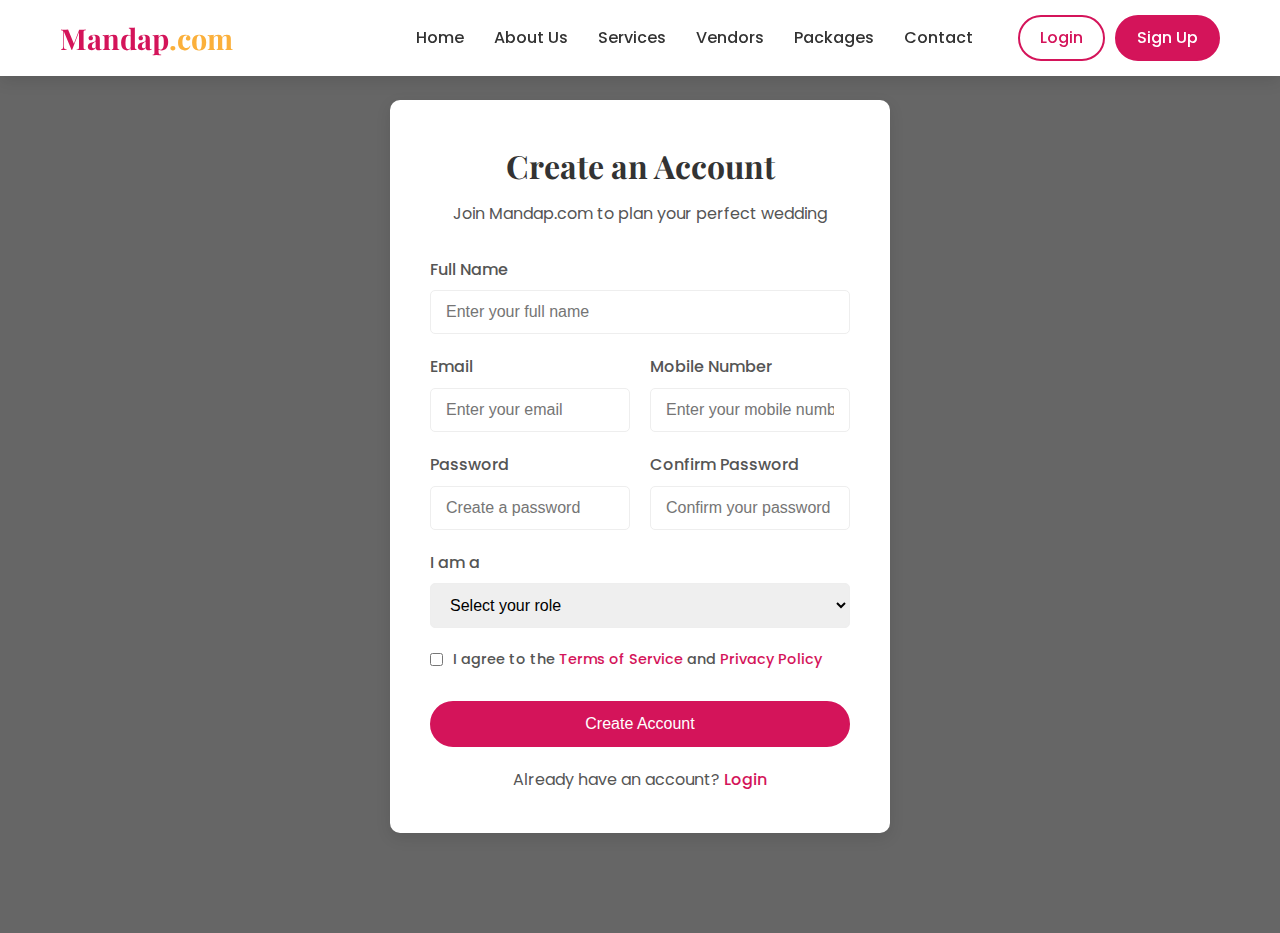
<file: signup.html>
<!DOCTYPE html>
<html lang="en">
<head>
    <meta charset="UTF-8">
    <meta name="viewport" content="width=device-width, initial-scale=1.0">
    <title>Sign Up - Mandap.com</title>
    <link rel="stylesheet" href="style.css">
    <link rel="stylesheet" href="https://cdnjs.cloudflare.com/ajax/libs/font-awesome/6.0.0-beta3/css/all.min.css">
    <style>
        /* Sign Up Page Specific Styles */
        .auth-container {
            min-height: 100vh;
            display: flex;
            align-items: center;
            justify-content: center;
            padding: 100px 20px;
            background: linear-gradient(rgba(0, 0, 0, 0.6), rgba(0, 0, 0, 0.6)), url('https://images.unsplash.com/photo-1736777233586-7a83aee8c191?w=600&auto=format&fit=crop&q=60&ixlib=rb-4.1.0&ixid=M3wxMjA3fDB8MHxwaG90by1yZWxhdGVkfDZ8fHxlbnwwfHx8fHw%3D') no-repeat center center/cover;
        }
        
        .auth-card {
            background-color: var(--white);
            border-radius: 10px;
            box-shadow: var(--box-shadow);
            width: 100%;
            max-width: 500px;
            padding: 40px;
        }
        
        .auth-header {
            text-align: center;
            margin-bottom: 30px;
        }
        
        .auth-header h2 {
            font-size: 2rem;
            margin-bottom: 10px;
        }
        
        .auth-form .form-group {
            margin-bottom: 20px;
        }
        
        .auth-form label {
            display: block;
            margin-bottom: 8px;
            font-weight: 500;
        }
        
        .auth-form input, .auth-form select {
            width: 100%;
            padding: 12px 15px;
            border: 1px solid var(--border-color);
            border-radius: 5px;
            font-size: 1rem;
            transition: var(--transition);
        }
        
        .auth-form input:focus, .auth-form select:focus {
            border-color: var(--primary-color);
            outline: none;
        }
        
        .auth-form .btn {
            width: 100%;
            margin-top: 10px;
        }
        
        .auth-footer {
            text-align: center;
            margin-top: 20px;
        }
        
        .auth-footer a {
            color: var(--primary-color);
            font-weight: 500;
        }
        
        .auth-footer a:hover {
            text-decoration: underline;
        }
        
        .form-row {
            display: flex;
            gap: 20px;
        }
        
        .form-row .form-group {
            flex: 1;
        }
        
        .terms {
            display: flex;
            align-items: flex-start;
            margin-bottom: 20px;
        }
        
        .terms input {
            width: auto;
            margin-right: 10px;
            margin-top: 5px;
        }
        
        .terms label {
            font-size: 0.9rem;
            margin-bottom: 0;
        }
        
        .terms a {
            color: var(--primary-color);
        }
        
        .terms a:hover {
            text-decoration: underline;
        }
        
        @media screen and (max-width: 576px) {
            .form-row {
                flex-direction: column;
                gap: 0;
            }
        }
    </style>
</head>
<body>
    <!-- Header -->
    <header>
        <div class="container">
            <div class="logo">
                <h1>Mandap<span>.com</span></h1>
            </div>
            <nav>
                <ul class="nav-links">
                    <li><a href="index.html">Home</a></li>
                    <li><a href="about.html">About Us</a></li>
                    <li><a href="services.html">Services</a></li>
                    <li><a href="vendors.html">Vendors</a></li>
                    <li><a href="packages.html">Packages</a></li>
                    <li><a href="contact.html">Contact</a></li>
                </ul>
                <div class="auth-buttons">
                    <a href="login.html" class="btn btn-outline">Login</a>
                    <a href="signup.html" class="btn btn-primary active">Sign Up</a>
                </div>
                <div class="hamburger">
                    <span></span>
                    <span></span>
                    <span></span>
                </div>
            </nav>
        </div>
    </header>

    <!-- Sign Up Section -->
    <section class="auth-container">
        <div class="auth-card">
            <div class="auth-header">
                <h2>Create an Account</h2>
                <p>Join Mandap.com to plan your perfect wedding</p>
            </div>
            <form class="auth-form" id="signup-form">
                <div class="form-group">
                    <label for="fullname">Full Name</label>
                    <input type="text" id="fullname" name="fullname" placeholder="Enter your full name" required>
                </div>
                <div class="form-row">
                    <div class="form-group">
                        <label for="email">Email</label>
                        <input type="email" id="email" name="email" placeholder="Enter your email" required>
                    </div>
                    <div class="form-group">
                        <label for="mobile">Mobile Number</label>
                        <input type="tel" id="mobile" name="mobile" placeholder="Enter your mobile number" required>
                    </div>
                </div>
                <div class="form-row">
                    <div class="form-group">
                        <label for="password">Password</label>
                        <input type="password" id="password" name="password" placeholder="Create a password" required>
                    </div>
                    <div class="form-group">
                        <label for="confirm-password">Confirm Password</label>
                        <input type="password" id="confirm-password" name="confirm-password" placeholder="Confirm your password" required>
                    </div>
                </div>
                <div class="form-group">
                    <label for="role">I am a</label>
                    <select id="role" name="role" required>
                        <option value="" disabled selected>Select your role</option>
                        <option value="user">User (Planning a Wedding)</option>
                        <option value="vendor">Vendor (Offering Services)</option>
                    </select>
                </div>
                <div class="terms">
                    <input type="checkbox" id="terms" name="terms" required>
                    <label for="terms">I agree to the <a href="#">Terms of Service</a> and <a href="#">Privacy Policy</a></label>
                </div>
                <button type="submit" class="btn btn-primary">Create Account</button>
            </form>
            <div class="auth-footer">
                <p>Already have an account? <a href="login.html">Login</a></p>
            </div>
        </div>
    </section>

    <script src="script.js"></script>
    <script>
        // Sign Up Form Validation
        document.getElementById('signup-form').addEventListener('submit', function(e) {
            e.preventDefault();
            
            const fullname = document.getElementById('fullname').value;
            const email = document.getElementById('email').value;
            const mobile = document.getElementById('mobile').value;
            const password = document.getElementById('password').value;
            const confirmPassword = document.getElementById('confirm-password').value;
            const role = document.getElementById('role').value;
            const terms = document.getElementById('terms').checked;
            
            // Simple validation
            if (fullname.trim() === '' || email.trim() === '' || mobile.trim() === '' || 
                password.trim() === '' || confirmPassword.trim() === '' || role === '') {
                alert('Please fill in all fields');
                return;
            }
            
            if (password !== confirmPassword) {
                alert('Passwords do not match');
                return;
            }
            
            if (!terms) {
                alert('Please agree to the Terms of Service and Privacy Policy');
                return;
            }
            
            // Here you would normally send the data to a server
            // For demo purposes, we'll just simulate a successful registration
            alert('Registration successful! Redirecting to dashboard...');
            
            // Redirect based on user type
            setTimeout(() => {
                if (role === 'user') {
                    window.location.href = 'user-dashboard.html';
                } else {
                    window.location.href = 'vendor-dashboard.html';
                }
            }, 1000);
        });
    </script>
</body>
</html>
</file>
<file: style.css>
/* Google Fonts */
@import url('https://fonts.googleapis.com/css2?family=Poppins:wght@300;400;500;600;700&family=Playfair+Display:wght@400;500;600;700&display=swap');

/* Base Styles */
:root {
    --primary-color: #D4145A;
    --secondary-color: #FBB03B;
    --accent-color: #9C27B0;
    --dark-color: #333333;
    --light-color: #F9F9F9;
    --text-color: #555555;
    --white: #FFFFFF;
    --black: #000000;
    --border-color: #EEEEEE;
    --success-color: #4CAF50;
    --error-color: #F44336;
    --box-shadow: 0 5px 15px rgba(0, 0, 0, 0.1);
    --transition: all 0.3s ease;
}

* {
    margin: 0;
    padding: 0;
    box-sizing: border-box;
}

body {
    font-family: 'Poppins', sans-serif;
    line-height: 1.6;
    color: var(--text-color);
    background-color: var(--white);
}

h1, h2, h3, h4, h5, h6 {
    font-family: 'Playfair Display', serif;
    color: var(--dark-color);
    margin-bottom: 1rem;
}

a {
    text-decoration: none;
    color: var(--dark-color);
    transition: var(--transition);
}

ul {
    list-style: none;
}

img {
    max-width: 100%;
    height: auto;
}

.container {
    width: 100%;
    max-width: 1200px;
    margin: 0 auto;
    padding: 0 20px;
}

section {
    padding: 80px 0;
}

.section-header {
    text-align: center;
    margin-bottom: 50px;
}

.section-header h2 {
    font-size: 2.5rem;
    margin-bottom: 15px;
    position: relative;
    display: inline-block;
}

.section-header h2::after {
    content: '';
    position: absolute;
    width: 60px;
    height: 3px;
    background-color: var(--primary-color);
    bottom: -10px;
    left: 50%;
    transform: translateX(-50%);
}

.section-header p {
    color: var(--text-color);
    font-size: 1.1rem;
}

.section-footer {
    text-align: center;
    margin-top: 40px;
}

/* Buttons */
.btn {
    display: inline-block;
    padding: 12px 30px;
    border-radius: 50px;
    font-weight: 500;
    text-align: center;
    cursor: pointer;
    transition: var(--transition);
    font-size: 1rem;
}

.btn-primary {
    background-color: var(--primary-color);
    color: var(--white);
    border: 2px solid var(--primary-color);
}

.btn-primary:hover {
    background-color: transparent;
    color: var(--primary-color);
}

.btn-secondary {
    background-color: var(--secondary-color);
    color: var(--white);
    border: 2px solid var(--secondary-color);
}

.btn-secondary:hover {
    background-color: transparent;
    color: var(--secondary-color);
}

.btn-outline {
    background-color: transparent;
    color: var(--primary-color);
    border: 2px solid var(--primary-color);
}

.btn-outline:hover {
    background-color: var(--primary-color);
    color: var(--white);
}

/* Header */
header {
    position: fixed;
    top: 0;
    left: 0;
    width: 100%;
    background-color: var(--white);
    box-shadow: var(--box-shadow);
    z-index: 1000;
    padding: 15px 0;
    transition: var(--transition);
}

header .container {
    display: flex;
    justify-content: space-between;
    align-items: center;
}

.logo h1 {
    font-size: 1.8rem;
    margin-bottom: 0;
    color: var(--primary-color);
}

.logo span {
    color: var(--secondary-color);
}

nav {
    display: flex;
    align-items: center;
}

.nav-links {
    display: flex;
}

.nav-links li {
    margin: 0 15px;
}

.nav-links a {
    font-weight: 500;
    position: relative;
}

.nav-links a::after {
    content: '';
    position: absolute;
    width: 0;
    height: 2px;
    background-color: var(--primary-color);
    bottom: -5px;
    left: 0;
    transition: var(--transition);
}

.nav-links a:hover::after,
.nav-links a.active::after {
    width: 100%;
}

.auth-buttons {
    display: flex;
    margin-left: 20px;
}

.auth-buttons .btn {
    padding: 8px 20px;
    margin-left: 10px;
}

.hamburger {
    display: none;
    cursor: pointer;
}

.hamburger span {
    display: block;
    width: 25px;
    height: 3px;
    background-color: var(--dark-color);
    margin: 5px 0;
    transition: var(--transition);
}

/* Hero Section */
.hero {
    background: linear-gradient(rgba(0, 0, 0, 0.6), rgba(0, 0, 0, 0.6)), url('https://images.unsplash.com/photo-1670529776180-60e4132ab90c?w=600&auto=format&fit=crop&q=60&ixlib=rb-4.1.0&ixid=M3wxMjA3fDB8MHxzZWFyY2h8Nnx8d2VkZGluZyUyMHZlbnVlfGVufDB8fDB8fHww') no-repeat center center/cover;
    height: 100vh;
    display: flex;
    align-items: center;
    text-align: center;
    color: var(--white);
    margin-top: 0;
    padding-top: 0;
}

.hero-content {
    max-width: 800px;
    margin: 0 auto;
}

.hero-content h1 {
    font-size: 3.5rem;
    margin-bottom: 20px;
    color: var(--white);
}

.hero-content p {
    font-size: 1.2rem;
    margin-bottom: 30px;
}

.hero-buttons {
    display: flex;
    justify-content: center;
    gap: 20px;
}

/* Services Section */
.services-grid {
    display: grid;
    grid-template-columns: repeat(auto-fit, minmax(250px, 1fr));
    gap: 30px;
}

.service-card {
    background-color: var(--white);
    border-radius: 10px;
    padding: 30px;
    text-align: center;
    box-shadow: var(--box-shadow);
    transition: var(--transition);
}

.service-card:hover {
    transform: translateY(-10px);
}

.service-icon {
    width: 80px;
    height: 80px;
    background-color: var(--light-color);
    border-radius: 50%;
    display: flex;
    justify-content: center;
    align-items: center;
    margin: 0 auto 20px;
}

.service-icon i {
    font-size: 2rem;
    color: var(--primary-color);
}

.service-card h3 {
    font-size: 1.5rem;
    margin-bottom: 15px;
}

/* Packages Section */
.packages-preview {
    background-color: var(--light-color);
}

.packages-grid {
    display: grid;
    grid-template-columns: repeat(auto-fit, minmax(300px, 1fr));
    gap: 30px;
}

.package-card {
    background-color: var(--white);
    border-radius: 10px;
    padding: 30px;
    text-align: center;
    box-shadow: var(--box-shadow);
    position: relative;
    transition: var(--transition);
}

.package-card:hover {
    transform: translateY(-10px);
}

.package-card.featured {
    border: 2px solid var(--secondary-color);
    transform: scale(1.05);
}

.package-card.featured:hover {
    transform: scale(1.05) translateY(-10px);
}

.package-badge {
    position: absolute;
    top: -10px;
    right: 20px;
    background-color: var(--secondary-color);
    color: var(--white);
    padding: 5px 15px;
    border-radius: 20px;
    font-size: 0.8rem;
    font-weight: 600;
}

.package-card h3 {
    font-size: 1.8rem;
    margin-bottom: 15px;
}

.package-price {
    font-size: 2rem;
    font-weight: 700;
    color: var(--primary-color);
    margin-bottom: 20px;
}

.package-features {
    margin-bottom: 30px;
}

.package-features li {
    margin-bottom: 10px;
    display: flex;
    align-items: center;
    justify-content: center;
}

.package-features i {
    color: var(--success-color);
    margin-right: 10px;
}

/* Testimonials Section */
.testimonial-slider {
    position: relative;
    max-width: 800px;
    margin: 0 auto;
    overflow: hidden;
    height: 300px;
}

.testimonial-card {
    display: flex;
    background-color: var(--white);
    border-radius: 10px;
    padding: 30px;
    box-shadow: var(--box-shadow);
    position: absolute;
    width: 100%;
    opacity: 0;
    transform: translateX(100%);
    transition: all 0.5s ease;
}

.testimonial-card.active {
    opacity: 1;
    transform: translateX(0);
}

.testimonial-image {
    flex: 0 0 100px;
    margin-right: 30px;
}

.testimonial-image img {
    width: 100px;
    height: 100px;
    border-radius: 50%;
    object-fit: cover;
}

.testimonial-content {
    flex: 1;
}

.rating {
    color: var(--secondary-color);
    margin-bottom: 15px;
}

.testimonial-content p {
    font-style: italic;
    margin-bottom: 15px;
}

.testimonial-content h4 {
    font-size: 1.2rem;
    margin-bottom: 5px;
}

.location {
    font-size: 0.9rem;
    color: var(--text-color);
}

.testimonial-controls {
    display: flex;
    justify-content: center;
    align-items: center;
    margin-top: 30px;
}

.prev-btn, .next-btn {
    background-color: transparent;
    border: none;
    font-size: 1.5rem;
    color: var(--primary-color);
    cursor: pointer;
    padding: 0 15px;
}

.testimonial-dots {
    display: flex;
    margin: 0 20px;
}

.dot {
    width: 12px;
    height: 12px;
    border-radius: 50%;
    background-color: var(--border-color);
    margin: 0 5px;
    cursor: pointer;
    transition: var(--transition);
}

.dot.active {
    background-color: var(--primary-color);
}

/* CTA Section */
.cta {
    background: linear-gradient(rgba(0, 0, 0, 0.7), rgba(0, 0, 0, 0.7)), url('https://via.placeholder.com/1920x500') no-repeat center center/cover;
    text-align: center;
    color: var(--white);
    padding: 100px 0;
}

.cta h2 {
    font-size: 2.5rem;
    color: var(--white);
    margin-bottom: 20px;
}

.cta p {
    font-size: 1.2rem;
    margin-bottom: 30px;
    max-width: 700px;
    margin-left: auto;
    margin-right: auto;
}

/* Footer */
footer {
    background-color: var(--dark-color);
    color: var(--white);
    padding: 80px 0 20px;
}

.footer-content {
    display: flex;
    flex-wrap: wrap;
    justify-content: space-between;
    margin-bottom: 50px;
}

.footer-logo {
    flex: 0 0 100%;
    margin-bottom: 40px;
}

.footer-logo h2 {
    color: var(--white);
    font-size: 2rem;
    margin-bottom: 10px;
}

.footer-logo span {
    color: var(--secondary-color);
}

.footer-links {
    display: flex;
    flex-wrap: wrap;
    justify-content: space-between;
    width: 100%;
}

.footer-column {
    flex: 0 0 calc(33.333% - 30px);
    margin-bottom: 30px;
}

.footer-column h3 {
    color: var(--white);
    font-size: 1.3rem;
    margin-bottom: 20px;
    position: relative;
    padding-bottom: 10px;
}

.footer-column h3::after {
    content: '';
    position: absolute;
    width: 40px;
    height: 2px;
    background-color: var(--primary-color);
    bottom: 0;
    left: 0;
}

.footer-column ul li {
    margin-bottom: 10px;
}

.footer-column ul li a {
    color: #ccc;
    transition: var(--transition);
}

.footer-column ul li a:hover {
    color: var(--primary-color);
    padding-left: 5px;
}

.contact-info li {
    display: flex;
    align-items: flex-start;
    margin-bottom: 15px;
    color: #ccc;
}

.contact-info li i {
    margin-right: 10px;
    color: var(--primary-color);
}

.social-links {
    display: flex;
    margin-top: 20px;
}

.social-links a {
    display: flex;
    justify-content: center;
    align-items: center;
    width: 40px;
    height: 40px;
    background-color: rgba(255, 255, 255, 0.1);
    border-radius: 50%;
    margin-right: 10px;
    color: var(--white);
    transition: var(--transition);
}

.social-links a:hover {
    background-color: var(--primary-color);
    transform: translateY(-5px);
}

.footer-bottom {
    text-align: center;
    padding-top: 20px;
    border-top: 1px solid rgba(255, 255, 255, 0.1);
}

/* Responsive Styles */
@media screen and (max-width: 992px) {
    .hero-content h1 {
        font-size: 3rem;
    }
    
    .footer-column {
        flex: 0 0 calc(50% - 30px);
    }
}

@media screen and (max-width: 768px) {
    .nav-links, .auth-buttons {
        display: none;
    }
    
    .hamburger {
        display: block;
    }
    
    .hero-content h1 {
        font-size: 2.5rem;
    }
    
    .hero-buttons {
        flex-direction: column;
        gap: 15px;
    }
    
    .section-header h2 {
        font-size: 2rem;
    }
    
    .testimonial-card {
        flex-direction: column;
        text-align: center;
        height: auto;
    }
    
    .testimonial-image {
        margin: 0 auto 20px;
    }
    
    .testimonial-slider {
        height: 400px;
    }
}

@media screen and (max-width: 576px) {
    .hero-content h1 {
        font-size: 2rem;
    }
    
    .footer-column {
        flex: 0 0 100%;
    }
    
    .packages-grid {
        grid-template-columns: 1fr;
    }
    
    .package-card.featured {
        transform: scale(1);
    }
    
    .package-card.featured:hover {
        transform: translateY(-10px);
    }
}
</file>
